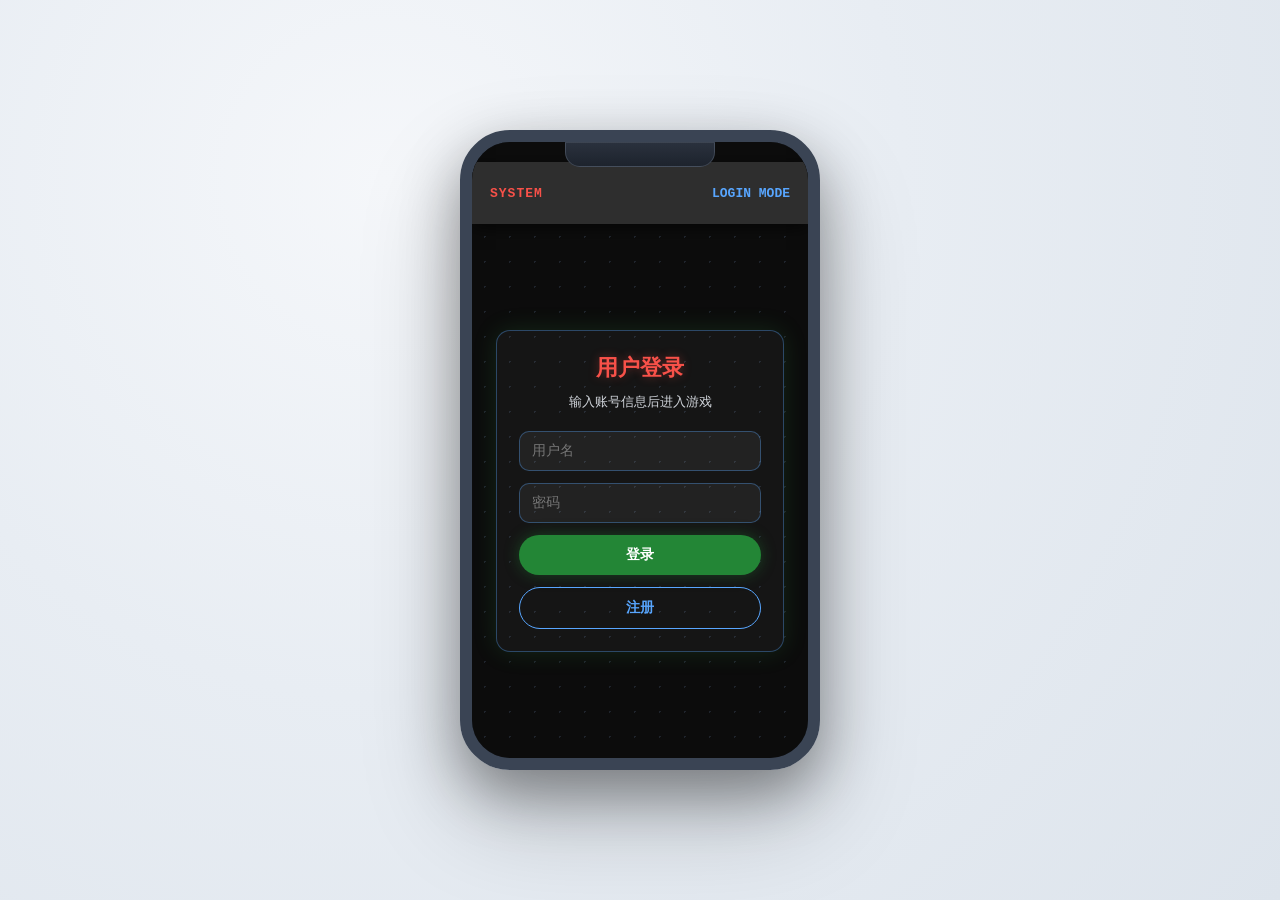
<file: resources/login.html>
<!DOCTYPE html>
<html lang="zh-CN">

<head>
    <meta charset="UTF-8">
    <meta name="viewport" content="width=device-width, initial-scale=1.0">
    <title>登录</title>
    <link rel="stylesheet" href="auth.css">
</head>

<body>
    <div class="phone-wrapper">
        <div class="phone-notch"></div>
        <div class="phone-screen">
            <div class="header-bar">
                <span class="header-tag">SYSTEM</span>
                <span class="header-title">LOGIN MODE</span>
            </div>
            <div class="screen-content">
                <div class="auth-card">
                    <h1 class="auth-title">用户登录</h1>
                    <p class="auth-subtitle">输入账号信息后进入游戏</p>
                    <form id="login-form" class="auth-form" method="post" action="/login">
                        <input class="auth-input" name="username" type="text" placeholder="用户名" autocomplete="username" required>
                        <input class="auth-input" name="password" type="password" placeholder="密码" autocomplete="current-password" required>
                        <button class="auth-button" type="submit">登录</button>
                        <button id="to-register-btn" class="auth-button secondary" type="button">注册</button>
                    </form>
                </div>
            </div>
        </div>
    </div>
    <script src="auth.js"></script>
</body>

</html>
</file>
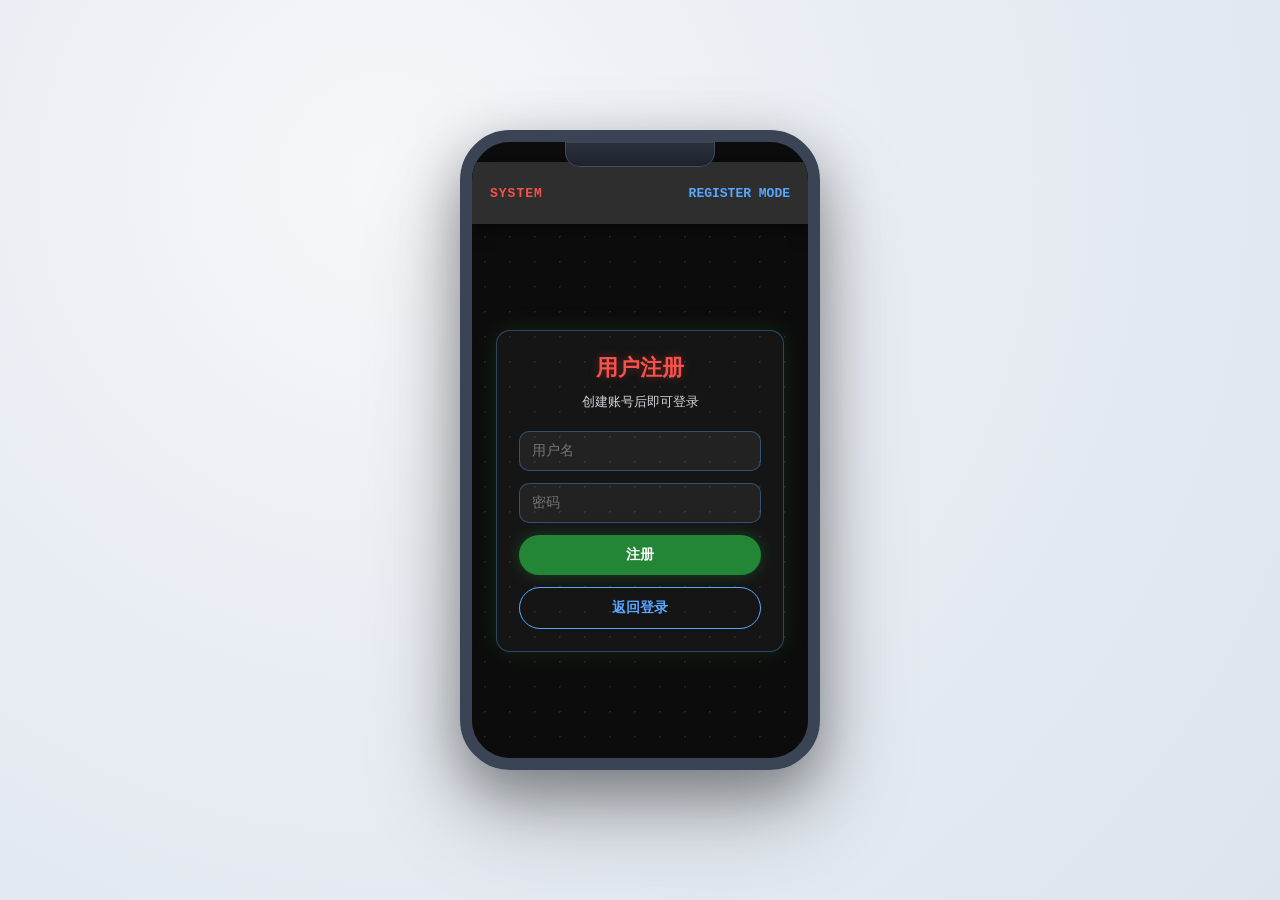
<file: resources/register.html>
<!DOCTYPE html>
<html lang="zh-CN">

<head>
    <meta charset="UTF-8">
    <meta name="viewport" content="width=device-width, initial-scale=1.0">
    <title>注册</title>
    <link rel="stylesheet" href="auth.css">
</head>

<body>
    <div class="phone-wrapper">
        <div class="phone-notch"></div>
        <div class="phone-screen">
            <div class="header-bar">
                <span class="header-tag">SYSTEM</span>
                <span class="header-title">REGISTER MODE</span>
            </div>
            <div class="screen-content">
                <div class="auth-card">
                    <h1 class="auth-title">用户注册</h1>
                    <p class="auth-subtitle">创建账号后即可登录</p>
                    <form id="register-form" class="auth-form" method="post" action="/register">
                        <input class="auth-input" name="username" type="text" placeholder="用户名" autocomplete="username" required>
                        <input class="auth-input" name="password" type="password" placeholder="密码" autocomplete="new-password" required>
                        <button class="auth-button" type="submit">注册</button>
                        <button id="to-login-btn" class="auth-button secondary" type="button">返回登录</button>
                    </form>
                </div>
            </div>
        </div>
    </div>
    <script src="auth.js"></script>
</body>

</html>
</file>
<file: resources/auth.css>
:root {
    --bg-color: #0c0c0c;
    --header-bg: #2e2e2e;
    --text-color: #58a6ff;
    --danger-color: #f85149;
    --primary: #238636;
    --primary-glow: #3fb950;
    --input-bg: rgba(255, 255, 255, 0.06);
}

* {
    box-sizing: border-box;
}

body {
    margin: 0;
    min-height: 100vh;
    display: flex;
    align-items: center;
    justify-content: center;
    font-family: 'Consolas', 'Courier New', monospace;
    background: radial-gradient(circle at 30% 20%, #f5f7fa 0%, #e8edf3 45%, #dde4ec 100%);
    overflow: hidden;
}

.phone-wrapper {
    width: 360px;
    height: 640px;
    background: linear-gradient(160deg, #0f1217 0%, #1a2029 55%, #252d39 100%);
    border: 12px solid #3a4454;
    border-radius: 50px;
    position: relative;
    box-shadow:
        0 22px 55px rgba(0, 0, 0, 0.35),
        0 45px 100px rgba(0, 0, 0, 0.22),
        inset 0 2px 6px rgba(255, 255, 255, 0.08),
        inset 0 -8px 14px rgba(0, 0, 0, 0.22);
}

.phone-notch {
    position: absolute;
    top: 0;
    left: 50%;
    transform: translateX(-50%);
    width: 150px;
    height: 25px;
    background: linear-gradient(180deg, #2a313d 0%, #1d232d 100%);
    border: 1px solid rgba(132, 146, 166, 0.3);
    border-bottom-left-radius: 15px;
    border-bottom-right-radius: 15px;
    z-index: 2;
}

.phone-screen {
    width: 100%;
    height: 100%;
    border-radius: 38px;
    overflow: hidden;
    background: var(--bg-color);
    display: flex;
    flex-direction: column;
    position: relative;
}

.header-bar {
    height: 62px;
    margin-top: 20px;
    padding: 0 18px;
    display: flex;
    align-items: center;
    justify-content: space-between;
    background: var(--header-bg);
    box-shadow: 0 4px 15px rgba(0, 0, 0, 0.6);
}

.header-tag {
    color: var(--danger-color);
    font-size: 13px;
    letter-spacing: 1px;
    font-weight: 700;
}

.header-title {
    color: var(--text-color);
    font-size: 13px;
    font-weight: 700;
}

.screen-content {
    flex: 1;
    display: flex;
    align-items: center;
    justify-content: center;
    padding: 24px;
    background-image: radial-gradient(#1f242c 1px, transparent 0);
    background-size: 25px 25px;
}

.auth-card {
    width: 100%;
    max-width: 300px;
    padding: 22px;
    border: 1px solid rgba(88, 166, 255, 0.35);
    border-radius: 14px;
    background: rgba(255, 255, 255, 0.04);
    box-shadow: 0 0 24px rgba(63, 185, 80, 0.15);
}

.auth-title {
    margin: 0;
    color: var(--danger-color);
    text-align: center;
    font-size: 22px;
    text-shadow: 0 0 10px rgba(248, 81, 73, 0.35);
}

.auth-subtitle {
    margin: 10px 0 20px;
    text-align: center;
    color: #d1d5db;
    font-size: 13px;
}

.auth-form {
    display: flex;
    flex-direction: column;
    gap: 12px;
}

.auth-input {
    width: 100%;
    border: 1px solid rgba(88, 166, 255, 0.35);
    border-radius: 10px;
    padding: 11px 12px;
    font-family: inherit;
    font-size: 14px;
    color: #ffffff;
    background: var(--input-bg);
    outline: none;
}

.auth-input:focus {
    border-color: var(--primary-glow);
    box-shadow: 0 0 0 2px rgba(63, 185, 80, 0.25);
}

.auth-button {
    border: none;
    border-radius: 22px;
    padding: 11px 16px;
    font-family: inherit;
    font-size: 14px;
    font-weight: 700;
    color: #fff;
    background: var(--primary);
    cursor: pointer;
    box-shadow: 0 0 15px rgba(35, 134, 54, 0.4);
    transition: transform 0.2s ease, box-shadow 0.2s ease, background-color 0.2s ease;
}

.auth-button:hover {
    transform: translateY(-1px);
    background: var(--primary-glow);
    box-shadow: 0 0 24px rgba(63, 185, 80, 0.8);
}

.auth-button.secondary {
    background: transparent;
    border: 1px solid var(--text-color);
    color: var(--text-color);
    box-shadow: none;
}

.auth-button.secondary:hover {
    color: #fff;
    border-color: var(--primary-glow);
}

@media (max-width: 420px) {
    .phone-wrapper {
        transform: scale(0.95);
    }
}
</file>
